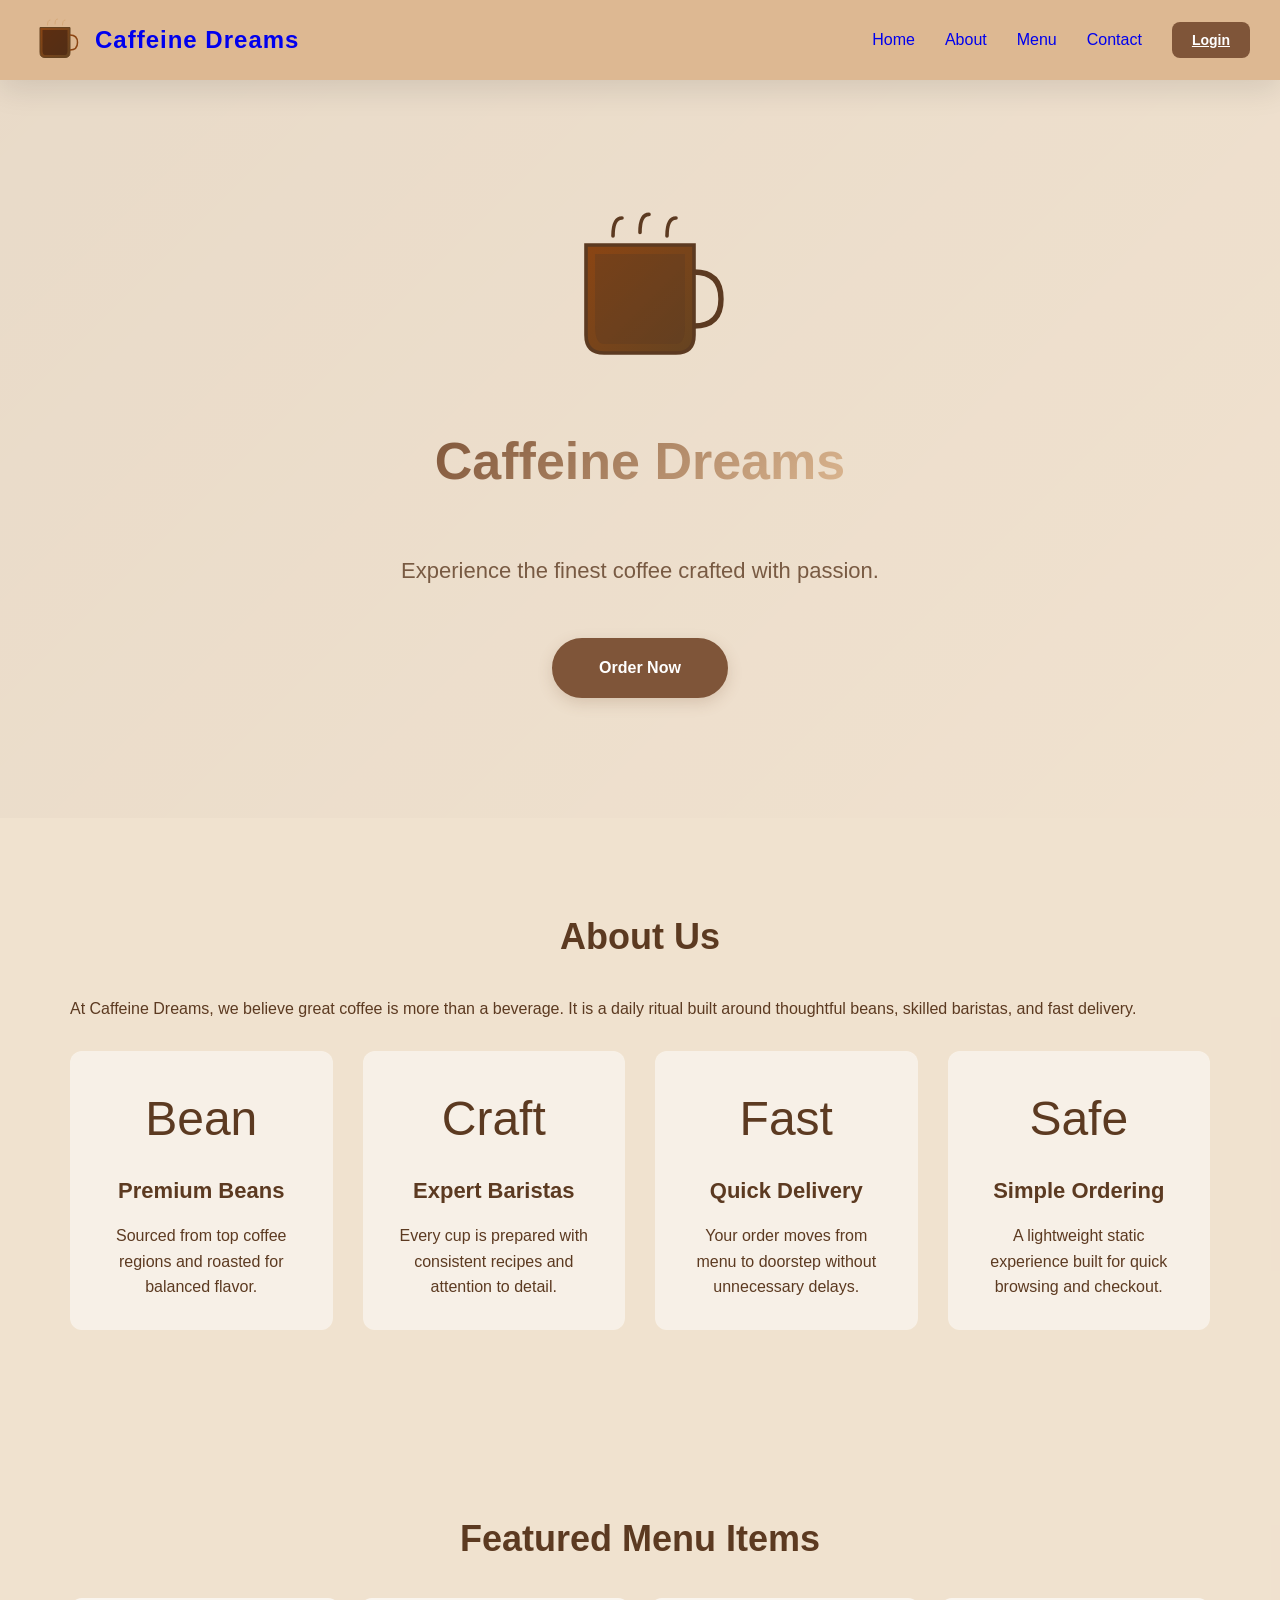
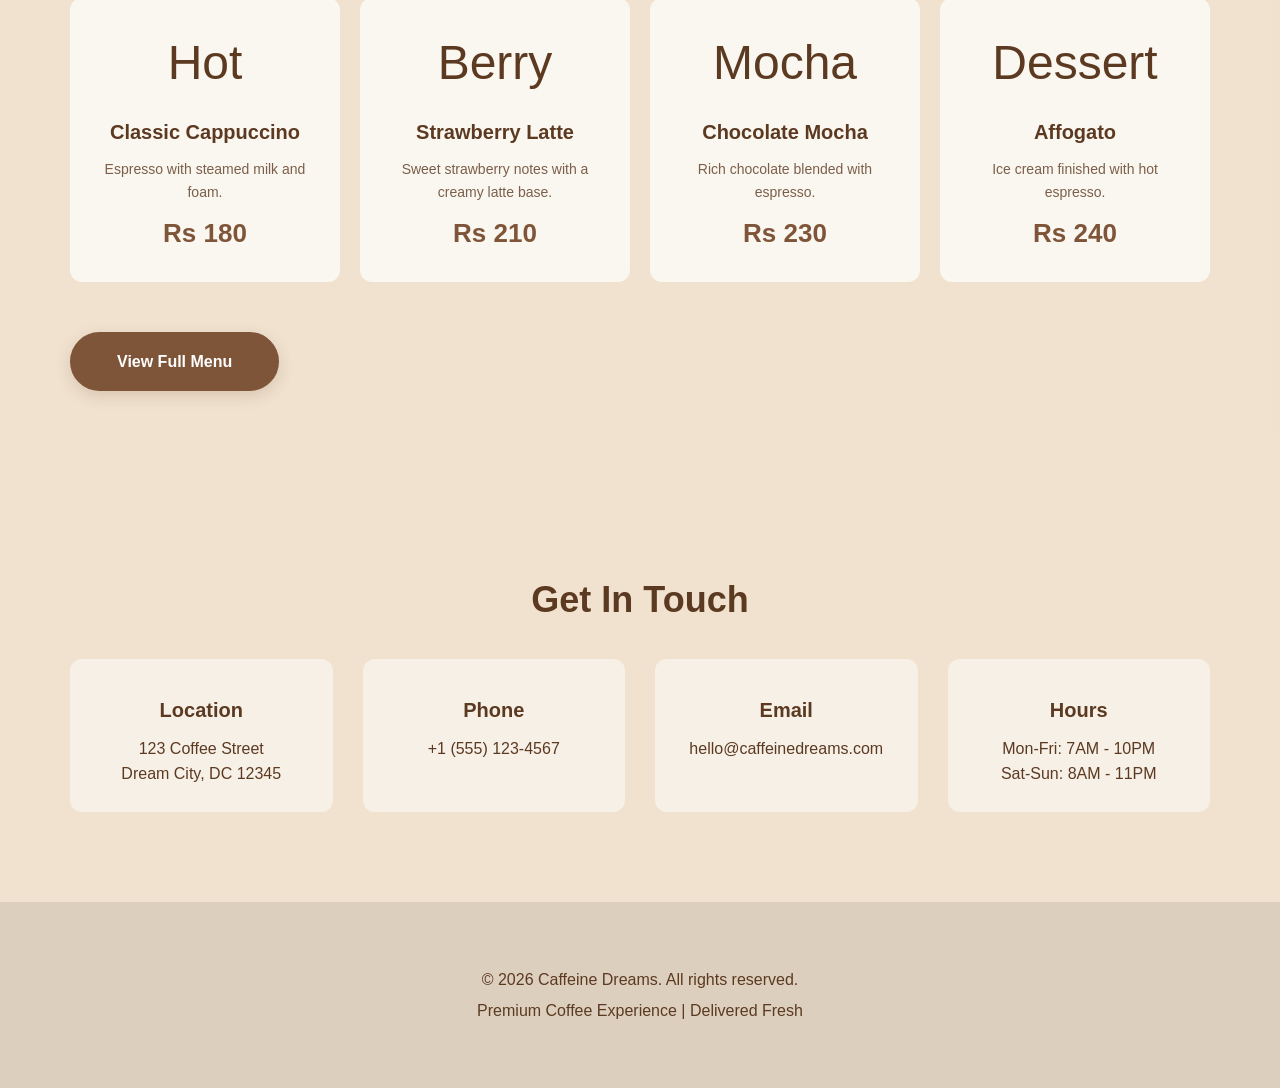
<file: index.html>
<!DOCTYPE html>
<html lang="en">
<head>
    <meta charset="UTF-8">
    <meta name="viewport" content="width=device-width, initial-scale=1.0">
    <title>Caffeine Dreams - Premium Coffee Shop</title>
    <link rel="stylesheet" href="styles.css">
</head>
<body class="theme1">
<nav class="navbar">
    <div class="nav-container">
        <a href="index.html" class="logo-section">
            <div class="coffee-logo">
                <svg viewBox="0 0 100 100" xmlns="http://www.w3.org/2000/svg">
                    <defs>
                        <linearGradient id="cupGradient" x1="0%" y1="0%" x2="100%" y2="100%">
                            <stop offset="0%" style="stop-color:#8B4513;stop-opacity:1" />
                            <stop offset="100%" style="stop-color:#654321;stop-opacity:1" />
                        </linearGradient>
                    </defs>
                    <path d="M 20 25 L 20 75 Q 20 85 30 85 L 70 85 Q 80 85 80 75 L 80 25 Z" fill="url(#cupGradient)" stroke="#654321" stroke-width="2"/>
                    <path d="M 80 40 Q 95 40 95 55 Q 95 70 80 70" fill="none" stroke="#8B4513" stroke-width="3"/>
                    <path d="M 25 30 L 25 70 Q 25 80 30 80 L 70 80 Q 75 80 75 70 L 75 30 Z" fill="#4A2511" opacity="0.7"/>
                    <path d="M 35 20 Q 35 10 40 10" fill="none" stroke="#D4A574" stroke-width="2" stroke-linecap="round" opacity="0.8"/>
                    <path d="M 50 18 Q 50 8 55 8" fill="none" stroke="#D4A574" stroke-width="2" stroke-linecap="round" opacity="0.8"/>
                    <path d="M 65 20 Q 65 10 70 10" fill="none" stroke="#D4A574" stroke-width="2" stroke-linecap="round" opacity="0.8"/>
                </svg>
            </div>
            <span class="brand-name">Caffeine Dreams</span>
        </a>

        <ul class="nav-menu">
            <li><a href="#home" class="nav-link">Home</a></li>
            <li><a href="#about" class="nav-link">About</a></li>
            <li><a href="#menu" class="nav-link">Menu</a></li>
            <li><a href="#contact" class="nav-link">Contact</a></li>
            <li id="authNav"><a href="login.html" class="btn-login">Login</a></li>
            <li id="userNav" style="display:none;" class="user-nav">
                <span class="user-email"></span>
                <a href="dashboard.html" class="btn-dashboard">Dashboard</a>
                <button class="btn-logout" onclick="logout()">Logout</button>
            </li>
        </ul>
    </div>
</nav>

<section id="home" class="hero">
    <div class="hero-content">
        <div class="hero-logo">
            <svg viewBox="0 0 100 100" xmlns="http://www.w3.org/2000/svg">
                <defs>
                    <linearGradient id="cupGradient2" x1="0%" y1="0%" x2="100%" y2="100%">
                        <stop offset="0%" style="stop-color:#8B4513;stop-opacity:1" />
                        <stop offset="100%" style="stop-color:#654321;stop-opacity:1" />
                    </linearGradient>
                </defs>
                <path d="M 20 25 L 20 75 Q 20 85 30 85 L 70 85 Q 80 85 80 75 L 80 25 Z" fill="url(#cupGradient2)" stroke="currentColor" stroke-width="2"/>
                <path d="M 80 40 Q 95 40 95 55 Q 95 70 80 70" fill="none" stroke="currentColor" stroke-width="3"/>
                <path d="M 25 30 L 25 70 Q 25 80 30 80 L 70 80 Q 75 80 75 70 L 75 30 Z" fill="currentColor" opacity="0.4"/>
                <path d="M 35 20 Q 35 10 40 10" fill="none" stroke="currentColor" stroke-width="2" stroke-linecap="round"/>
                <path d="M 50 18 Q 50 8 55 8" fill="none" stroke="currentColor" stroke-width="2" stroke-linecap="round"/>
                <path d="M 65 20 Q 65 10 70 10" fill="none" stroke="currentColor" stroke-width="2" stroke-linecap="round"/>
            </svg>
        </div>
        <h1 class="hero-title">Caffeine Dreams</h1>
        <p class="hero-subtitle">Experience the finest coffee crafted with passion.</p>
        <a href="login.html" class="cta-button">Order Now</a>
    </div>
</section>

<section id="about" class="about">
    <div class="container">
        <h2>About Us</h2>
        <p>At Caffeine Dreams, we believe great coffee is more than a beverage. It is a daily ritual built around thoughtful beans, skilled baristas, and fast delivery.</p>
        <div class="features">
            <div class="feature">
                <div class="feature-icon">Bean</div>
                <h3>Premium Beans</h3>
                <p>Sourced from top coffee regions and roasted for balanced flavor.</p>
            </div>
            <div class="feature">
                <div class="feature-icon">Craft</div>
                <h3>Expert Baristas</h3>
                <p>Every cup is prepared with consistent recipes and attention to detail.</p>
            </div>
            <div class="feature">
                <div class="feature-icon">Fast</div>
                <h3>Quick Delivery</h3>
                <p>Your order moves from menu to doorstep without unnecessary delays.</p>
            </div>
            <div class="feature">
                <div class="feature-icon">Safe</div>
                <h3>Simple Ordering</h3>
                <p>A lightweight static experience built for quick browsing and checkout.</p>
            </div>
        </div>
    </div>
</section>

<section id="menu" class="menu-preview">
    <div class="container">
        <h2>Featured Menu Items</h2>
        <div class="featured-items">
            <div class="menu-card">
                <div class="card-image">Hot</div>
                <h3>Classic Cappuccino</h3>
                <p>Espresso with steamed milk and foam.</p>
                <span class="price">Rs 180</span>
            </div>
            <div class="menu-card">
                <div class="card-image">Berry</div>
                <h3>Strawberry Latte</h3>
                <p>Sweet strawberry notes with a creamy latte base.</p>
                <span class="price">Rs 210</span>
            </div>
            <div class="menu-card">
                <div class="card-image">Mocha</div>
                <h3>Chocolate Mocha</h3>
                <p>Rich chocolate blended with espresso.</p>
                <span class="price">Rs 230</span>
            </div>
            <div class="menu-card">
                <div class="card-image">Dessert</div>
                <h3>Affogato</h3>
                <p>Ice cream finished with hot espresso.</p>
                <span class="price">Rs 240</span>
            </div>
        </div>
        <a href="login.html" class="cta-button">View Full Menu</a>
    </div>
</section>

<section id="contact" class="contact">
    <div class="container">
        <h2>Get In Touch</h2>
        <div class="contact-info">
            <div class="info-item">
                <h3>Location</h3>
                <p>123 Coffee Street<br>Dream City, DC 12345</p>
            </div>
            <div class="info-item">
                <h3>Phone</h3>
                <p>+1 (555) 123-4567</p>
            </div>
            <div class="info-item">
                <h3>Email</h3>
                <p>hello@caffeinedreams.com</p>
            </div>
            <div class="info-item">
                <h3>Hours</h3>
                <p>Mon-Fri: 7AM - 10PM<br>Sat-Sun: 8AM - 11PM</p>
            </div>
        </div>
    </div>
</section>

<footer class="footer">
    <div class="container">
        <p>&copy; 2026 Caffeine Dreams. All rights reserved.</p>
        <p>Premium Coffee Experience | Delivered Fresh</p>
    </div>
</footer>

<script src="home.js"></script>
</body>
</html>
</file>
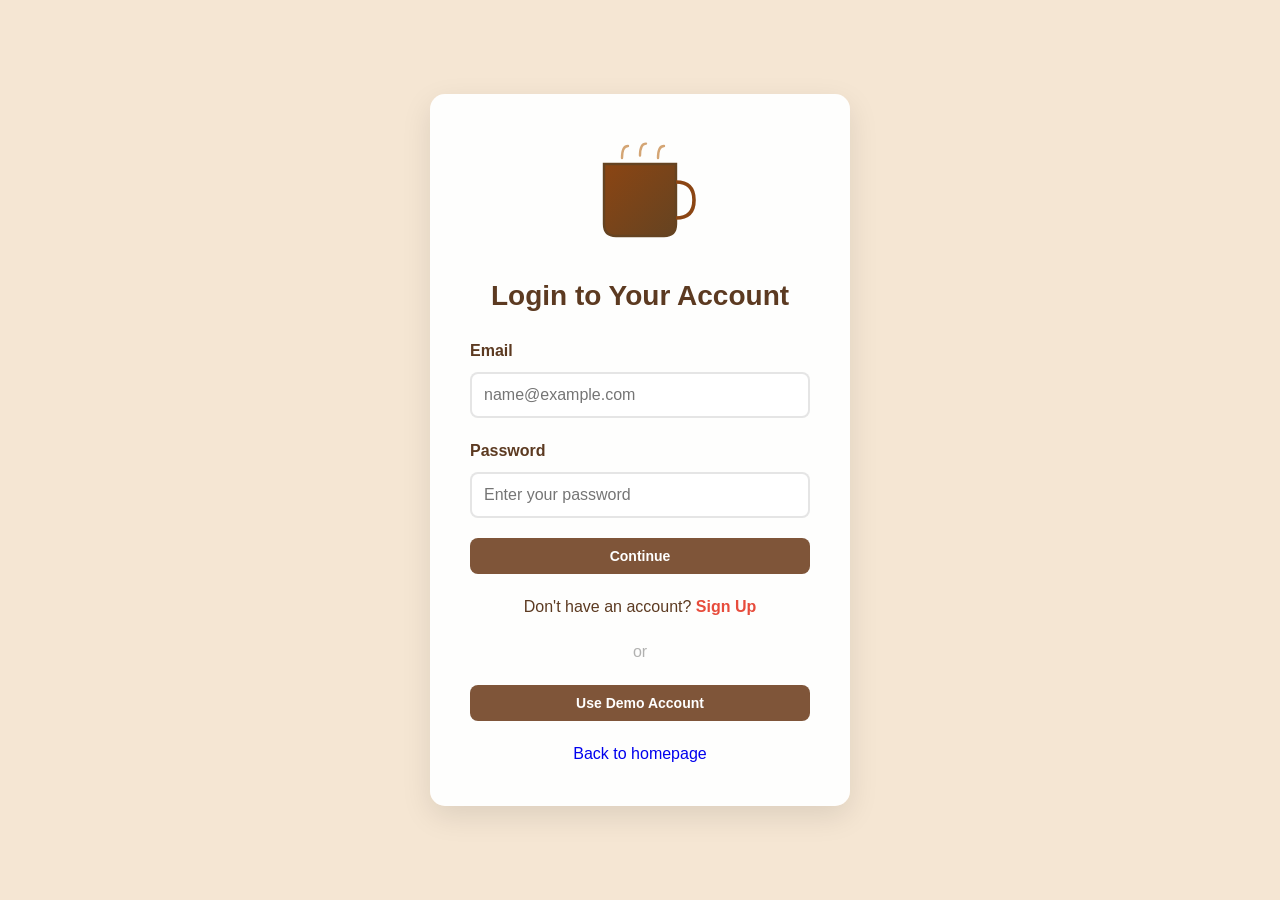
<file: dashboard.html>
<!DOCTYPE html>
<html lang="en">
<head>
    <meta charset="UTF-8">
    <meta name="viewport" content="width=device-width, initial-scale=1.0">
    <title>Dashboard - Caffeine Dreams</title>
    <link rel="stylesheet" href="styles.css">
</head>
<body class="theme1">
<nav class="navbar">
    <div class="nav-container">
        <a href="index.html" class="logo-section">
            <div class="coffee-logo">
                <svg viewBox="0 0 100 100" xmlns="http://www.w3.org/2000/svg">
                    <defs>
                        <linearGradient id="cupGradient5" x1="0%" y1="0%" x2="100%" y2="100%">
                            <stop offset="0%" style="stop-color:#8B4513;stop-opacity:1" />
                            <stop offset="100%" style="stop-color:#654321;stop-opacity:1" />
                        </linearGradient>
                    </defs>
                    <path d="M 20 25 L 20 75 Q 20 85 30 85 L 70 85 Q 80 85 80 75 L 80 25 Z" fill="url(#cupGradient5)" stroke="#654321" stroke-width="2"/>
                    <path d="M 80 40 Q 95 40 95 55 Q 95 70 80 70" fill="none" stroke="#8B4513" stroke-width="3"/>
                    <path d="M 25 30 L 25 70 Q 25 80 30 80 L 70 80 Q 75 80 75 70 L 75 30 Z" fill="#4A2511" opacity="0.7"/>
                </svg>
            </div>
            <span class="brand-name">Caffeine Dreams</span>
        </a>
        <ul class="nav-menu">
            <li><a href="index.html" class="nav-link">Home</a></li>
            <li><span class="user-email"></span></li>
            <li><button class="btn-logout" onclick="logout()">Logout</button></li>
        </ul>
    </div>
</nav>

<div class="dashboard-container">
    <aside class="sidebar">
        <div class="sidebar-header">
            <h3>Dashboard</h3>
        </div>
        <ul class="sidebar-menu">
            <li><a href="#" onclick="openSection('dashboard')">Home</a></li>
            <li><a href="#" onclick="openSection('menuSection')">Order Menu</a></li>
            <li><a href="#" onclick="openSection('customize')">Customize Drink</a></li>
            <li><a href="#" onclick="openSection('orders')">My Orders</a></li>
            <li><a href="#" onclick="openSection('profile')">Profile</a></li>
            <li><a href="#" onclick="openSection('chat')">Community Chat</a></li>
            <li id="adminMenu" style="display:none;"><a href="#" onclick="openSection('admin')">Admin Panel</a></li>
        </ul>
    </aside>

    <main class="main-content">
        <section id="dashboard" class="content-section active">
            <h2>Welcome Back</h2>
            <div class="user-info">
                <p>User ID: <strong><span id="userId"></span></strong></p>
                <p>Email: <strong><span id="userDisplay"></span></strong></p>
                <p>Joined: <strong><span id="joinDate"></span></strong></p>
            </div>

            <div class="dashboard-stats">
                <div class="stat-card">
                    <h4>Total Orders</h4>
                    <p class="stat-number" id="totalOrders">0</p>
                </div>
                <div class="stat-card">
                    <h4>Total Spent</h4>
                    <p class="stat-number" id="totalSpent">Rs 0</p>
                </div>
                <div class="stat-card">
                    <h4>Loyalty Points</h4>
                    <p class="stat-number" id="loyaltyPoints">0</p>
                </div>
            </div>

            <div class="theme-selector">
                <h3>Change Theme</h3>
                <div class="theme-options">
                    <button class="theme-btn" onclick="changeTheme('theme1')">Boho Beige</button>
                    <button class="theme-btn" onclick="changeTheme('theme2')">Dark Espresso</button>
                    <button class="theme-btn" onclick="changeTheme('theme3')">Mint Modern</button>
                    <button class="theme-btn" onclick="changeTheme('theme4')">Sunset Peach</button>
                    <button class="theme-btn" onclick="changeTheme('theme5')">Royal Mocha</button>
                </div>
            </div>
        </section>

        <section id="menuSection" class="content-section">
            <h2>Order Menu</h2>

            <div class="menu-search">
                <input type="text" id="searchBar" placeholder="Search menu..." onkeyup="searchMenu()" class="search-input">
                <select id="categoryFilter" onchange="filterByCategory()" class="category-filter">
                    <option value="">All Categories</option>
                    <option value="cappuccino">Cappuccino</option>
                    <option value="latte">Latte</option>
                    <option value="frappuccino">Frappuccino</option>
                    <option value="espresso">Espresso</option>
                    <option value="mocha">Mocha</option>
                    <option value="cold-brew">Cold Brew</option>
                    <option value="affogato">Affogato</option>
                    <option value="hot-chocolate">Hot Chocolate</option>
                    <option value="wellness">Wellness</option>
                    <option value="basics">Basics</option>
                    <option value="juices">Fresh Juices</option>
                    <option value="cakes">Cakes and Pastries</option>
                    <option value="cookies">Cookies</option>
                    <option value="pies">Pies and Tarts</option>
                    <option value="donuts">Donuts</option>
                    <option value="ice-cream">Ice Cream</option>
                    <option value="croissants">Croissants</option>
                    <option value="snacks">Snacks</option>
                </select>
            </div>

            <div id="menuGrid" class="menu-grid"></div>

            <div class="cart-section">
                <h3>Your Cart</h3>
                <div id="cart" class="cart-items"></div>
                <div class="cart-total">
                    <h4>Subtotal: Rs <span id="subtotal">0</span></h4>
                    <h4>Tax (5%): Rs <span id="tax">0</span></h4>
                    <h4>Delivery: Rs <span id="delivery">50</span></h4>
                    <h3>Total: Rs <span id="total">0</span></h3>
                </div>
                <button class="btn-primary" onclick="goToPayment()" id="paymentBtn" style="display:none;">Proceed to Payment</button>
            </div>
        </section>

        <section id="customize" class="content-section">
            <h2>Create Your Perfect Drink</h2>
            <div class="customize-container">
                <div class="customize-panel">
                    <h3>Build Your Custom Drink</h3>

                    <div class="customize-group">
                        <label>Select Base:</label>
                        <select id="baseSelect" onchange="updateCustomizePreview()">
                            <option value="">Choose a base...</option>
                            <option value="espresso">Espresso Shot</option>
                            <option value="milk">Steamed Milk</option>
                            <option value="almond-milk">Almond Milk</option>
                            <option value="coconut-milk">Coconut Milk</option>
                            <option value="oat-milk">Oat Milk</option>
                        </select>
                    </div>

                    <div class="customize-group">
                        <label>Select Flavor:</label>
                        <div class="flavor-buttons">
                            <button type="button" class="flavor-btn" data-flavor="vanilla" onclick="toggleFlavor('vanilla')">Vanilla</button>
                            <button type="button" class="flavor-btn" data-flavor="hazelnut" onclick="toggleFlavor('hazelnut')">Hazelnut</button>
                            <button type="button" class="flavor-btn" data-flavor="caramel" onclick="toggleFlavor('caramel')">Caramel</button>
                            <button type="button" class="flavor-btn" data-flavor="chocolate" onclick="toggleFlavor('chocolate')">Chocolate</button>
                            <button type="button" class="flavor-btn" data-flavor="mocha" onclick="toggleFlavor('mocha')">Mocha</button>
                            <button type="button" class="flavor-btn" data-flavor="cinnamon" onclick="toggleFlavor('cinnamon')">Cinnamon</button>
                        </div>
                    </div>

                    <div class="customize-group">
                        <label>Temperature:</label>
                        <select id="tempSelect" onchange="updateCustomizePreview()">
                            <option value="hot">Hot</option>
                            <option value="cold">Cold / Iced</option>
                            <option value="frozen">Frozen</option>
                        </select>
                    </div>

                    <div class="customize-price">
                        <h4>Custom Price: Rs <span id="customPrice">0</span></h4>
                    </div>

                    <button class="btn-primary" onclick="addCustomDrinkToCart()">Add Custom Drink to Cart</button>
                </div>

                <div class="customize-preview">
                    <div class="preview-cup">
                        <div class="cup-body">
                            <div class="cup-content">
                                <div class="liquid" id="liquidPreview"></div>
                            </div>
                        </div>
                        <div class="steam" id="steamPreview"></div>
                    </div>
                    <h4>Your Custom Drink</h4>
                    <p id="previewText">Select options to preview your drink</p>
                </div>
            </div>
        </section>

        <section id="payment" class="content-section">
            <h2>Secure Payment</h2>
            <div class="payment-container">
                <div class="payment-form">
                    <form id="paymentForm">
                        <h3>Payment Details</h3>

                        <div class="form-group">
                            <label>Card Number</label>
                            <input type="text" id="cardNumber" placeholder="1234 5678 9012 3456" maxlength="19" required>
                            <span class="error-msg" id="cardError"></span>
                        </div>

                        <div class="form-row">
                            <div class="form-group">
                                <label>Card Holder Name</label>
                                <input type="text" id="cardName" placeholder="John Doe" required>
                                <span class="error-msg" id="nameError"></span>
                            </div>
                        </div>

                        <div class="form-row">
                            <div class="form-group">
                                <label>Expiry (MM/YY)</label>
                                <input type="text" id="cardExpiry" placeholder="12/25" maxlength="5" required>
                                <span class="error-msg" id="expiryError"></span>
                            </div>
                            <div class="form-group">
                                <label>CVV</label>
                                <input type="text" id="cardCVV" placeholder="123" maxlength="3" required>
                                <span class="error-msg" id="cvvError"></span>
                            </div>
                        </div>

                        <button type="button" class="btn-primary" onclick="processPayment()">Pay Now</button>
                        <button type="button" class="btn-secondary" onclick="openSection('menuSection')">Cancel</button>
                    </form>
                </div>

                <div class="order-summary">
                    <h3>Order Summary</h3>
                    <div id="paymentItems"></div>
                    <hr>
                    <p>Subtotal: Rs <span id="paymentSubtotal">0</span></p>
                    <p>Tax: Rs <span id="paymentTax">0</span></p>
                    <p>Delivery: Rs 50</p>
                    <h4>Total: Rs <span id="paymentTotal">0</span></h4>
                </div>
            </div>
        </section>

        <section id="tracking" class="content-section">
            <h2>Order Status</h2>
            <div class="tracking-card" id="trackingContent"></div>
        </section>

        <section id="orders" class="content-section">
            <h2>My Orders</h2>
            <div id="ordersList" class="orders-list"></div>
        </section>

        <section id="profile" class="content-section">
            <h2>My Profile</h2>
            <div class="profile-card">
                <div class="profile-info">
                    <p><strong>User ID:</strong> <span id="profileId"></span></p>
                    <p><strong>Email:</strong> <span id="profileEmail"></span></p>
                    <p><strong>Joined:</strong> <span id="profileJoined"></span></p>
                    <p><strong>Total Orders:</strong> <span id="profileOrders"></span></p>
                    <p><strong>Total Spent:</strong> Rs <span id="profileSpent"></span></p>
                </div>
                <button class="btn-secondary" onclick="logout()">Logout</button>
            </div>
        </section>

        <section id="chat" class="content-section">
            <h2>Community Chat</h2>
            <div class="chat-container">
                <div id="chatBox" class="chat-box"></div>
                <div class="chat-input-area">
                    <div class="chat-input-group">
                        <input id="chatInput" placeholder="Type your message..." class="chat-input" maxlength="500">
                        <button class="btn-primary" onclick="sendMessage()">Send</button>
                    </div>
                    <div class="chat-info">
                        <p id="userCount">Registered Users: 0</p>
                    </div>
                </div>
            </div>
        </section>

        <section id="admin" class="content-section">
            <h2>Admin Panel</h2>

            <div class="admin-tabs">
                <button class="admin-tab-btn active" onclick="switchAdminTab('orders', this)">Orders</button>
                <button class="admin-tab-btn" onclick="switchAdminTab('users', this)">Users</button>
                <button class="admin-tab-btn" onclick="switchAdminTab('chat', this)">Chat Management</button>
                <button class="admin-tab-btn" onclick="switchAdminTab('analytics', this)">Analytics</button>
            </div>

            <div id="ordersTab" class="admin-tab active">
                <h3>All Orders</h3>
                <div class="admin-table">
                    <table>
                        <thead>
                            <tr>
                                <th>Order ID</th>
                                <th>Customer</th>
                                <th>Amount</th>
                                <th>Status</th>
                                <th>Action</th>
                            </tr>
                        </thead>
                        <tbody id="adminOrdersList"></tbody>
                    </table>
                </div>
            </div>

            <div id="usersTab" class="admin-tab">
                <h3>User Management</h3>
                <div class="admin-table">
                    <table>
                        <thead>
                            <tr>
                                <th>User ID</th>
                                <th>Email</th>
                                <th>Joined</th>
                                <th>Orders</th>
                                <th>Status</th>
                                <th>Action</th>
                            </tr>
                        </thead>
                        <tbody id="adminUsersList"></tbody>
                    </table>
                </div>
            </div>

            <div id="chatTab" class="admin-tab">
                <h3>Chat Moderation</h3>
                <div class="admin-table">
                    <table>
                        <thead>
                            <tr>
                                <th>User</th>
                                <th>Message</th>
                                <th>Time</th>
                                <th>Action</th>
                            </tr>
                        </thead>
                        <tbody id="adminChatList"></tbody>
                    </table>
                </div>
            </div>

            <div id="analyticsTab" class="admin-tab">
                <h3>Analytics</h3>
                <div class="analytics-cards">
                    <div class="analytics-card">
                        <h4>Total Revenue</h4>
                        <p class="analytics-number">Rs <span id="totalRevenue">0</span></p>
                    </div>
                    <div class="analytics-card">
                        <h4>Total Orders</h4>
                        <p class="analytics-number"><span id="analyticsOrders">0</span></p>
                    </div>
                    <div class="analytics-card">
                        <h4>Total Users</h4>
                        <p class="analytics-number"><span id="analyticsUsers">0</span></p>
                    </div>
                    <div class="analytics-card">
                        <h4>Active Users</h4>
                        <p class="analytics-number"><span id="activeUsers">0</span></p>
                    </div>
                </div>
            </div>
        </section>
    </main>
</div>

<script src="script.js"></script>
</body>
</html>
</file>
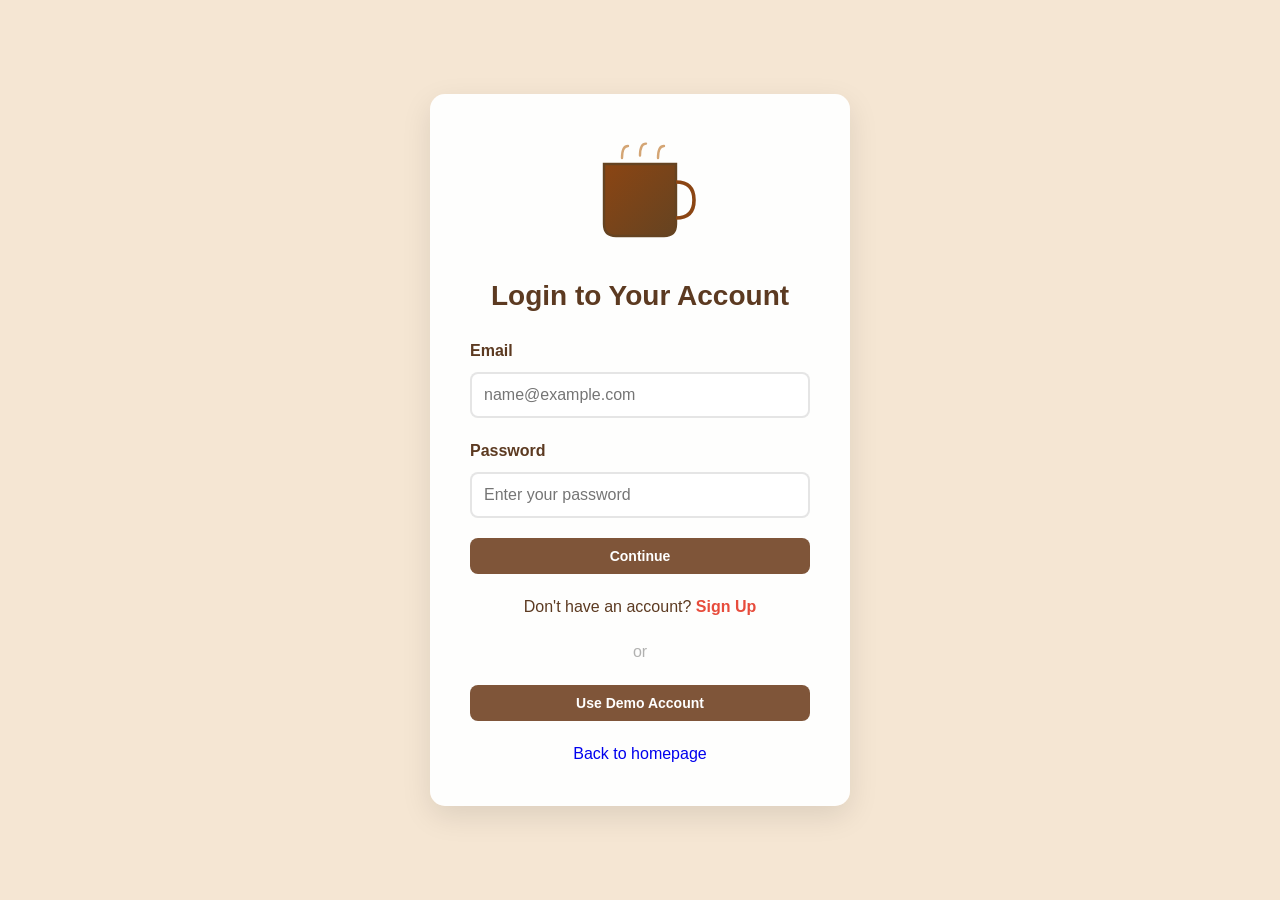
<file: login.html>
<!DOCTYPE html>
<html lang="en">
<head>
    <meta charset="UTF-8">
    <meta name="viewport" content="width=device-width, initial-scale=1.0">
    <title>Login - Caffeine Dreams</title>
    <link rel="stylesheet" href="styles.css">
</head>
<body class="theme1">
<div class="auth-container">
    <div class="auth-box">
        <div class="auth-logo">
            <svg viewBox="0 0 100 100" xmlns="http://www.w3.org/2000/svg">
                <defs>
                    <linearGradient id="authCupGradient" x1="0%" y1="0%" x2="100%" y2="100%">
                        <stop offset="0%" style="stop-color:#8B4513;stop-opacity:1" />
                        <stop offset="100%" style="stop-color:#654321;stop-opacity:1" />
                    </linearGradient>
                </defs>
                <path d="M 20 25 L 20 75 Q 20 85 30 85 L 70 85 Q 80 85 80 75 L 80 25 Z" fill="url(#authCupGradient)" stroke="#654321" stroke-width="2"/>
                <path d="M 80 40 Q 95 40 95 55 Q 95 70 80 70" fill="none" stroke="#8B4513" stroke-width="3"/>
                <path d="M 35 20 Q 35 10 40 10" fill="none" stroke="#D4A574" stroke-width="2" stroke-linecap="round"/>
                <path d="M 50 18 Q 50 8 55 8" fill="none" stroke="#D4A574" stroke-width="2" stroke-linecap="round"/>
                <path d="M 65 20 Q 65 10 70 10" fill="none" stroke="#D4A574" stroke-width="2" stroke-linecap="round"/>
            </svg>
        </div>
        <h2 id="formTitle">Login to Your Account</h2>
        <form id="authForm" onsubmit="event.preventDefault(); handleAuth();">
            <div class="form-group">
                <label for="email">Email</label>
                <input id="email" type="email" placeholder="name@example.com" autocomplete="email">
                <span class="error-msg" id="emailError"></span>
            </div>
            <div class="form-group">
                <label for="password">Password</label>
                <input id="password" type="password" placeholder="Enter your password" autocomplete="current-password">
                <span class="error-msg" id="passwordError"></span>
            </div>
            <div class="form-group" id="confirmPasswordGroup" style="display:none;">
                <label for="confirmPassword">Confirm Password</label>
                <input id="confirmPassword" type="password" placeholder="Repeat your password" autocomplete="new-password">
                <span class="error-msg" id="confirmError"></span>
            </div>
            <button type="submit" class="btn-auth" style="width:100%;">Continue</button>
        </form>
        <div class="toggle-text" id="toggleText">
            Don't have an account?
            <strong onclick="toggleForm()" style="cursor:pointer; color:#e74c3c;">Sign Up</strong>
        </div>
        <div class="divider">or</div>
        <button class="btn-demo" onclick="demoLogin()" style="width:100%;">Use Demo Account</button>
        <div class="toggle-text">
            <a href="index.html" class="nav-link">Back to homepage</a>
        </div>
    </div>
</div>

<script src="auth.js"></script>
</body>
</html>
</file>
<file: styles.css>
@import url("./style.css");
</file>
